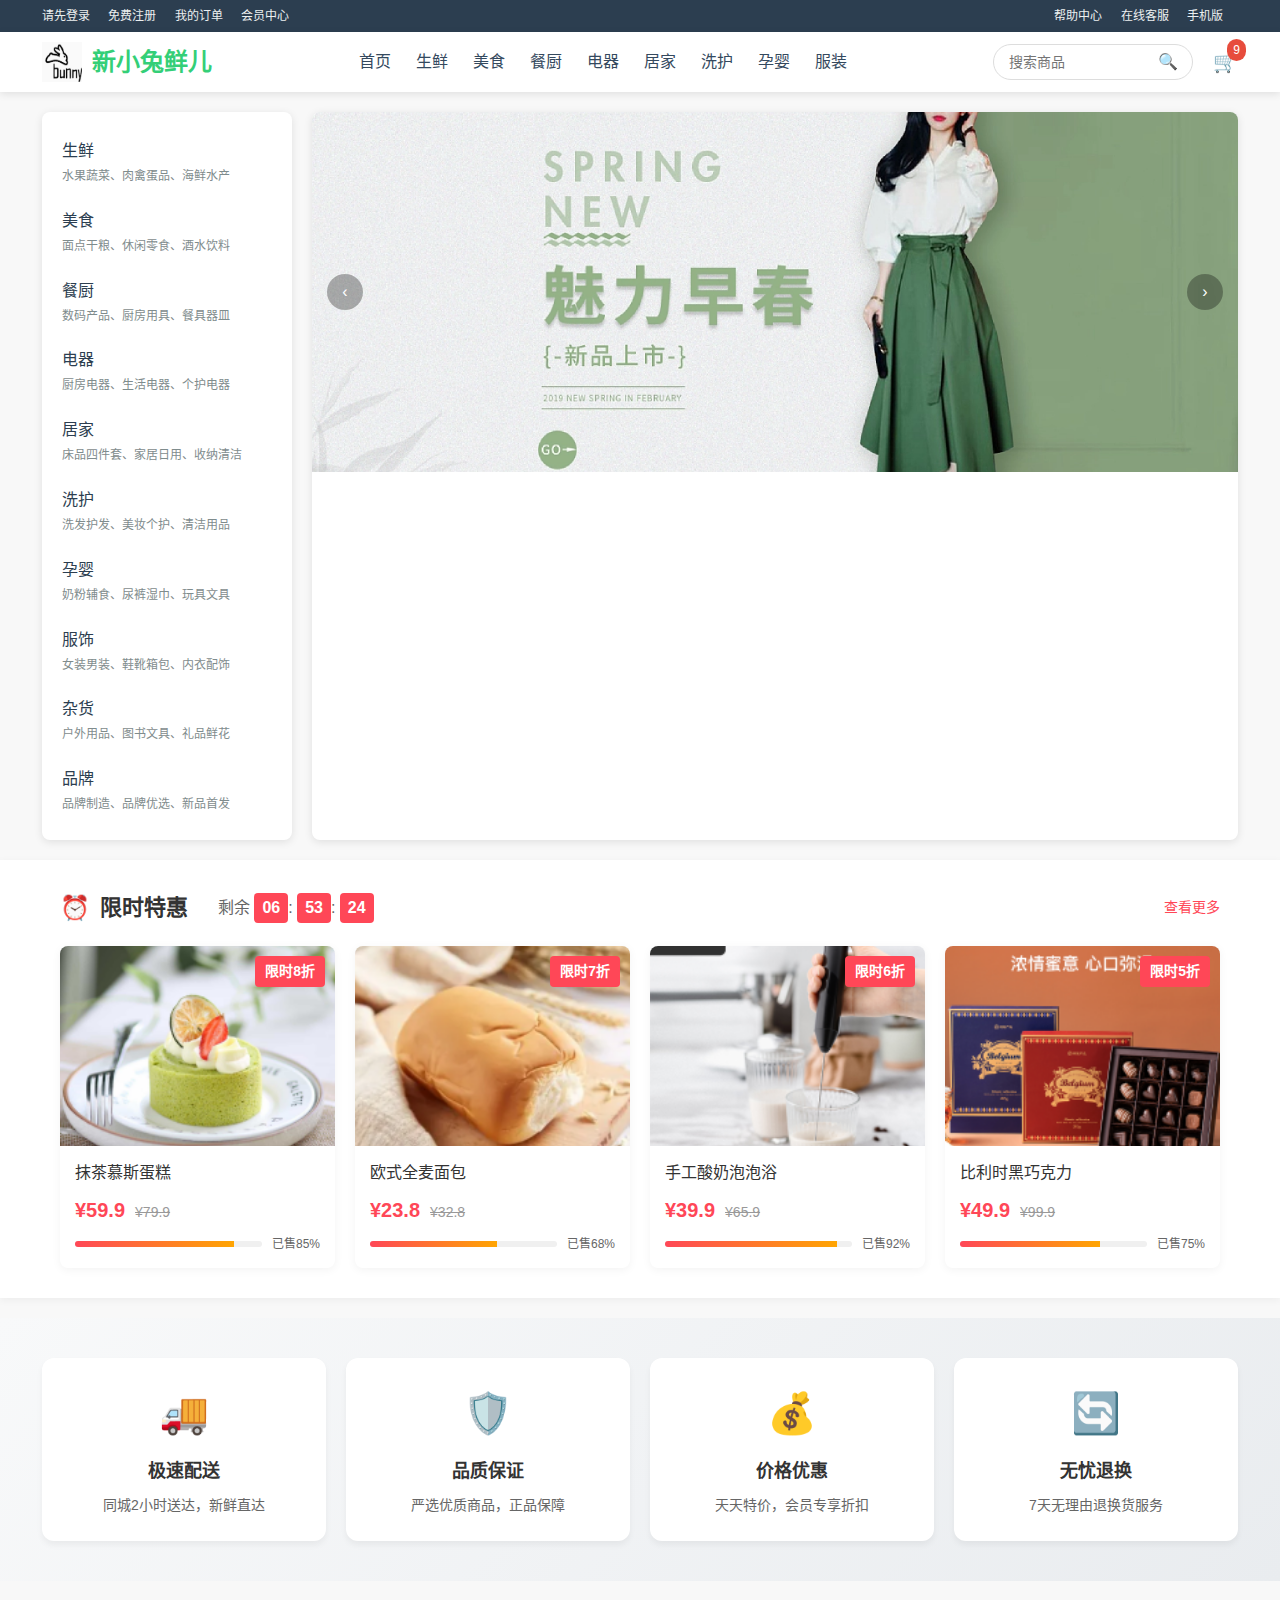
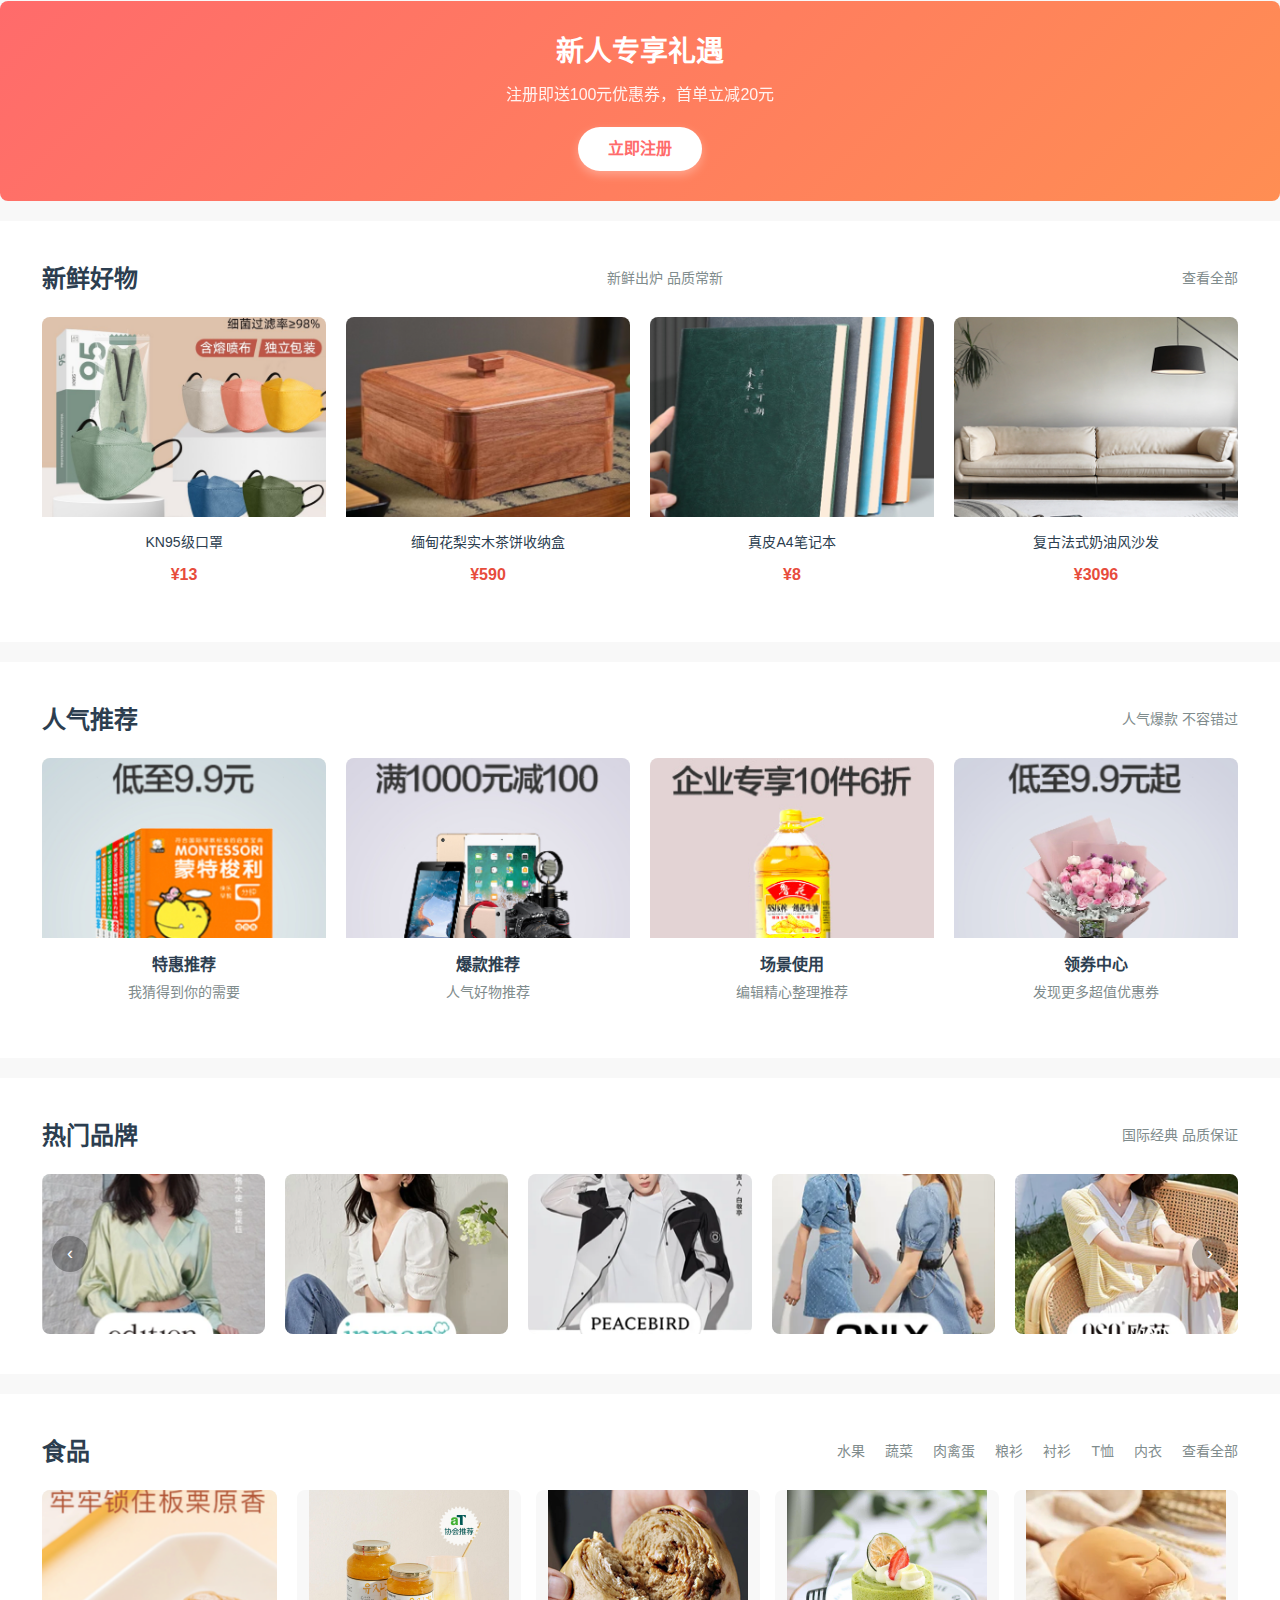
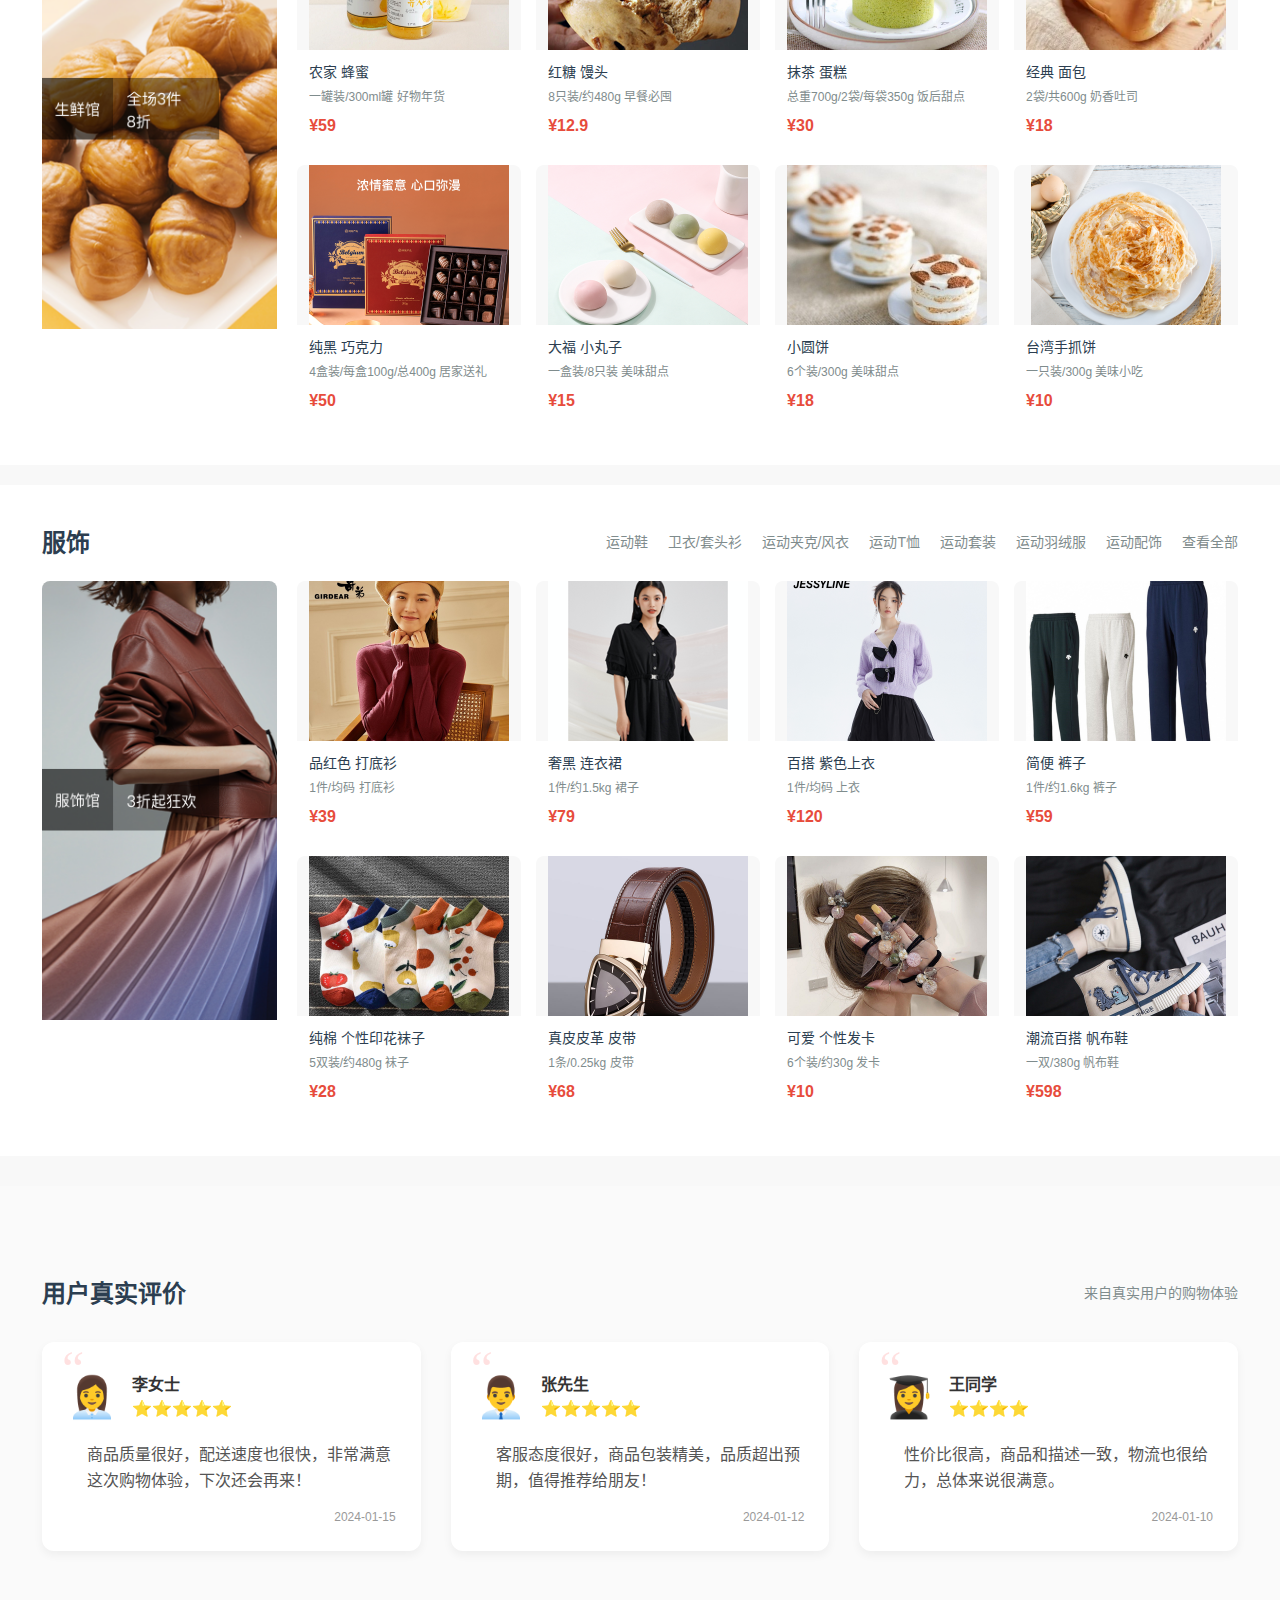
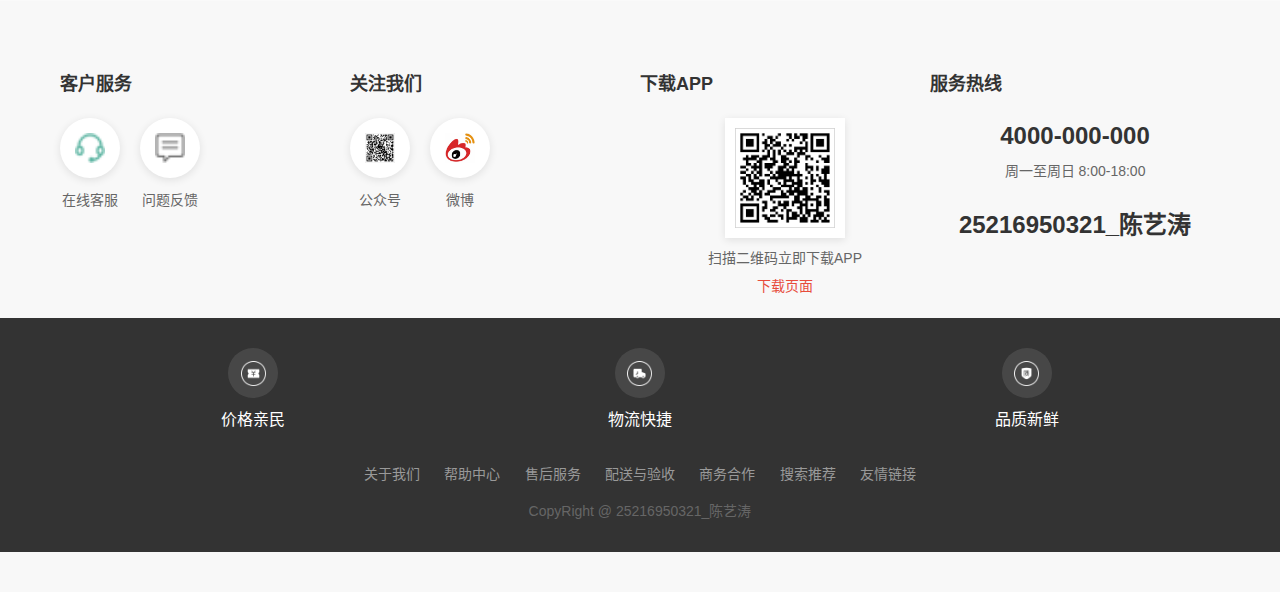
<file: 25216950321_陈艺涛/html/index.html>
<!DOCTYPE html>
<html lang="zh-CN">
<head>
    <meta charset="UTF-8">
    <meta name="viewport" content="width=device-width, initial-scale=1.0">
    <title>新小兔鲜儿 - 生鲜·百货·特惠</title>
    <link rel="stylesheet" href="../css/style.css">
    <link rel="stylesheet" href="../css/detailStyle.css">
    <link rel="stylesheet" href="../css/indexEnhance.css">
</head>
<body>
    <!-- 顶部导航栏 -->
    <div class="top-nav">
        <div class="top-nav-container">
            <div class="top-nav-left">
                <a href="login.html">请先登录</a>
                <a href="register.html">免费注册</a>
                <a href="#">我的订单</a>
                <a href="#">会员中心</a>
            </div>
            <div class="top-nav-right">
                <a href="#">帮助中心</a>
                <a href="#">在线客服</a>
                <a href="#">手机版</a>
            </div>
        </div>
    </div>
    
    <!-- 主导航栏 -->
    <div class="main-nav">
        <div class="main-nav-container">
            <div class="logo">
                <img src="../image/uploads/兔子2.png" title="新小兔鲜儿 Logo">
                <span>新小兔鲜儿</span>
            </div>
            <ul class="nav-menu">
                <li><a href="#">首页</a></li>
                <li><a href="#">生鲜</a></li>
                <li><a href="#">美食</a></li>
                <li><a href="#">餐厨</a></li>
                <li><a href="#">电器</a></li>
                <li><a href="#">居家</a></li>
                <li><a href="#">洗护</a></li>
                <li><a href="#">孕婴</a></li>
                <li><a href="#">服装</a></li>
            </ul>
            <div class="nav-search">
                <div class="search-box">
                    <input type="text" placeholder="搜索商品">
                    <span class="search-icon">🔍</span>
                </div>
                <div class="cart-icon">
                    🛒
                    <span class="cart-badge">9</span>
                </div>
            </div>
        </div>
    </div>
    
    <!-- 主体内容 -->
    <div class="main-content">
        <!-- 左侧分类菜单 -->
        <div class="category-menu">
            <div class="category-item">
                <span>生鲜</span>
                <div class="subcategory">水果蔬菜、肉禽蛋品、海鲜水产</div>
            </div>
            <div class="category-item">
                <span>美食</span>
                <div class="subcategory">面点干粮、休闲零食、酒水饮料</div>
            </div>
            <div class="category-item">
                <span>餐厨</span>
                <div class="subcategory">数码产品、厨房用具、餐具器皿</div>
            </div>
            <div class="category-item">
                <span>电器</span>
                <div class="subcategory">厨房电器、生活电器、个护电器</div>
            </div>
            <div class="category-item">
                <span>居家</span>
                <div class="subcategory">床品四件套、家居日用、收纳清洁</div>
            </div>
            <div class="category-item">
                <span>洗护</span>
                <div class="subcategory">洗发护发、美妆个护、清洁用品</div>
            </div>
            <div class="category-item">
                <span>孕婴</span>
                <div class="subcategory">奶粉辅食、尿裤湿巾、玩具文具</div>
            </div>
            <div class="category-item">
                <span>服饰</span>
                <div class="subcategory">女装男装、鞋靴箱包、内衣配饰</div>
            </div>
            <div class="category-item">
                <span>杂货</span>
                <div class="subcategory">户外用品、图书文具、礼品鲜花</div>
            </div>
            <div class="category-item">
                <span>品牌</span>
                <div class="subcategory">品牌制造、品牌优选、新品首发</div>
            </div>
        </div>
        
        <!-- 轮播图区域 -->
        <div class="banner-area">
            <div class="banner">
                <div class="banner-content">
                <img src="../image/uploads/首页-自然造物 Made in Nature-淘宝网.png" alt="首页" title="首页" class="cover">
                </div>
                <div class="banner-controls">
                    <div class="banner-arrow">‹</div>
                    <div class="banner-arrow">›</div>
                </div>
            </div>
        </div>
    </div>
    
    <!-- 轮播图下方美化区块 - 限时特惠 -->
    <section class="limited-time-offers">
        <div class="section-container">
            <div class="offers-header">
                <div class="offers-title">
                    <span class="time-icon">⏰</span>
                    <h3>限时特惠</h3>
                    <div class="countdown">
                        <span>剩余</span>
                        <span class="countdown-box">06</span>:
                        <span class="countdown-box">53</span>:
                        <span class="countdown-box">24</span>
                    </div>
                </div>
                <a href="#" class="view-more">查看更多</a>
            </div>
            <div class="offers-grid">
                <div class="offer-item">
                    <div class="offer-image">
                        <img src="../image/uploads/抹茶蛋糕.png" alt="抹茶蛋糕" title="抹茶蛋糕">
                        <div class="discount-tag">限时8折</div>
                    </div>
                    <div class="offer-info">
                        <div class="offer-name">抹茶慕斯蛋糕</div>
                        <div class="offer-price">
                            <span class="current-price">¥59.9</span>
                            <span class="original-price">¥79.9</span>
                        </div>
                        <div class="offer-progress">
                            <div class="progress-bar">
                                <div class="progress-fill" style="width: 85%"></div>
                            </div>
                            <span>已售85%</span>
                        </div>
                    </div>
                </div>
                <div class="offer-item">
                    <div class="offer-image">
                        <img src="../image/uploads/面包.png" alt="面包" title="面包">
                        <div class="discount-tag">限时7折</div>
                    </div>
                    <div class="offer-info">
                        <div class="offer-name">欧式全麦面包</div>
                        <div class="offer-price">
                            <span class="current-price">¥23.8</span>
                            <span class="original-price">¥32.8</span>
                        </div>
                        <div class="offer-progress">
                            <div class="progress-bar">
                                <div class="progress-fill" style="width: 68%"></div>
                            </div>
                            <span>已售68%</span>
                        </div>
                    </div>
                </div>
                <div class="offer-item">
                    <div class="offer-image">
                        <img src="../image/uploads/奶泡.png" alt="奶泡" title="奶泡">
                        <div class="discount-tag">限时6折</div>
                    </div>
                    <div class="offer-info">
                        <div class="offer-name">手工酸奶泡泡浴</div>
                        <div class="offer-price">
                            <span class="current-price">¥39.9</span>
                            <span class="original-price">¥65.9</span>
                        </div>
                        <div class="offer-progress">
                            <div class="progress-bar">
                                <div class="progress-fill" style="width: 92%"></div>
                            </div>
                            <span>已售92%</span>
                        </div>
                    </div>
                </div>
                <div class="offer-item">
                    <div class="offer-image">
                        <img src="../image/uploads/巧克力.png" alt="巧克力" title="巧克力">
                        <div class="discount-tag">限时5折</div>
                    </div>
                    <div class="offer-info">
                        <div class="offer-name">比利时黑巧克力</div>
                        <div class="offer-price">
                            <span class="current-price">¥49.9</span>
                            <span class="original-price">¥99.9</span>
                        </div>
                        <div class="offer-progress">
                            <div class="progress-bar">
                                <div class="progress-fill" style="width: 75%"></div>
                            </div>
                            <span>已售75%</span>
                        </div>
                    </div>
                </div>
            </div>
        </div>
    </section>
    
    <!-- 特色服务区块 -->
    <section class="feature-services">
        <div class="section-container">
            <div class="services-grid">
                <div class="service-card">
                    <div class="service-icon">🚚</div>
                    <h3>极速配送</h3>
                    <p>同城2小时送达，新鲜直达</p>
                </div>
                <div class="service-card">
                    <div class="service-icon">🛡️</div>
                    <h3>品质保证</h3>
                    <p>严选优质商品，正品保障</p>
                </div>
                <div class="service-card">
                    <div class="service-icon">💰</div>
                    <h3>价格优惠</h3>
                    <p>天天特价，会员专享折扣</p>
                </div>
                <div class="service-card">
                    <div class="service-icon">🔄</div>
                    <h3>无忧退换</h3>
                    <p>7天无理由退换货服务</p>
                </div>
            </div>
        </div>
    </section>
    
    <!-- 促销横幅 -->
    <section class="promo-banner">
        <div class="section-container">
            <div class="promo-content">
                <h2>新人专享礼遇</h2>
                <p>注册即送100元优惠券，首单立减20元</p>
                <a href="register.html" class="promo-btn">立即注册</a>
            </div>
        </div>
    </section>

    
    <!-- 新鲜好物区块 -->
    <section class="fresh-goods">
        <div class="section-container">
            <div class="section-header">
                <h2>新鲜好物</h2>
                <p>新鲜出炉 品质常新</p>
                <a href="#" class="view-all">查看全部</a>
            </div>
            <div class="goods-grid">
                <div class="goods-item">
                    <div class="goods-tag">新品</div>
                    <div class="goods-image">
                        <div style="width: 100%; height: 200px; background-color: #f8f8f8; display: flex; align-items: center; justify-content: center;">
                            <span>
                                <img src="../image/uploads/新鲜好物1.png" alt="新鲜好物1" title="kn95口罩">
                            </span>
                        </div>
                    </div>
                    <div class="goods-info">
                        <div class="goods-name">KN95级口罩</div>
                        <div class="goods-price">¥13</div>
                    </div>
                </div>
                <div class="goods-item">
                    <div class="goods-tag">新品</div>
                    <div class="goods-image">
                        <div style="width: 100%; height: 200px; background-color: #f8f8f8; display: flex; align-items: center; justify-content: center;">
                            <span>
                                <img src="../image/uploads/新鲜好物2.png" alt="新鲜好物2" title="茶饼收纳盒">
                            </span>
                        </div>
                    </div>
                    <div class="goods-info">
                        <div class="goods-name">缅甸花梨实木茶饼收纳盒</div>
                        <div class="goods-price">¥590</div>
                    </div>
                </div>
                <div class="goods-item">
                    <div class="goods-tag">新品</div>
                    <div class="goods-image">
                        <div style="width: 100%; height: 200px; background-color: #f8f8f8; display: flex; align-items: center; justify-content: center;">
                            <span>
                                <img src="../image/uploads/新鲜好物3.png" alt="新鲜好物3" title="笔记本">
                            </span>
                        </div>
                    </div>
                    <div class="goods-info">
                        <div class="goods-name">真皮A4笔记本</div>
                        <div class="goods-price">¥8</div>
                    </div>
                </div>
                <div class="goods-item">
                    <div class="goods-tag">新品</div>
                    <div class="goods-image">
                        <div style="width: 100%; height: 200px; background-color: #f8f8f8; display: flex; align-items: center; justify-content: center;">
                            <span>
                                <img src="../image/uploads/新鲜好物4.png" alt="新鲜好物4" title="沙发">
                            </span>
                        </div>
                    </div>
                    <div class="goods-info">
                        <div class="goods-name">复古法式奶油风沙发</div>
                        <div class="goods-price">¥3096</div>
                    </div>
                </div>
            </div>
        </div>
    </section>
    
    <!-- 人气推荐区块 -->
    <section class="popular-recommendations">
        <div class="section-container">
            <div class="section-header">
                <h2>人气推荐</h2>
                <p>人气爆款 不容错过</p>
            </div>
            <div class="recommendations-grid">
                <div class="recommendation-item">
                    <div class="recommendation-image">
                        <div style="width: 100%; height: 180px; background-color: #f8f8f8; display: flex; align-items: center; justify-content: center;">
                            <span>
                                <img src="../image/uploads/人气推荐1.png" alt="人气推荐1" title="人气推荐1" class="cover">
                            </span>
                        </div>
                    </div>
                    <div class="recommendation-info">
                        <h3>特惠推荐</h3>
                        <p>我猜得到你的需要</p>
                    </div>
                </div>
                <div class="recommendation-item">
                    <div class="recommendation-image">
                        <div style="width: 100%; height: 180px; background-color: #f8f8f8; display: flex; align-items: center; justify-content: center;">
                            <span>
                                <img src="../image/uploads/人气推荐2.png" alt="人气推荐2" title="人气推荐2">
                            </span>
                        </div>
                    </div>
                    <div class="recommendation-info">
                        <h3>爆款推荐</h3>
                        <p>人气好物推荐</p>
                    </div>
                </div>
                <div class="recommendation-item">
                    <div class="recommendation-image">
                        <div style="width: 100%; height: 180px; background-color: #f8f8f8; display: flex; align-items: center; justify-content: center;">
                            <span>
                                <img src="../image/uploads/人气推荐3.png" alt="人气推荐3" title="人气推荐3">
                            </span>
                        </div>
                    </div>
                    <div class="recommendation-info">
                        <h3>场景使用</h3>
                        <p>编辑精心整理推荐</p>
                    </div>
                </div>
                <div class="recommendation-item">
                    <div class="recommendation-image">
                        <div style="width: 100%; height: 180px; background-color: #f8f8f8; display: flex; align-items: center; justify-content: center;">
                            <span>
                                <img src="../image/uploads/人气推荐4.png" alt="人气推荐4" title="人气推荐4">
                            </span>
                        </div>
                    </div>
                    <div class="recommendation-info">
                        <h3>领券中心</h3>
                        <p>发现更多超值优惠券</p>
                    </div>
                </div>
            </div>
        </div>
    </section>
    
    <!-- 热门品牌区块 -->
    <section class="popular-brands">
        <div class="section-container">
            <div class="section-header">
                <h2>热门品牌</h2>
                <p>国际经典 品质保证</p>
            </div>
            <div class="brands-slider">
                <div class="brands-container">
                    <div class="brand-item">
                        <div style="width: 100%; height: 160px; background-color: #f8f8f8; display: flex; align-items: center; justify-content: center;">
                            <span>
                                <img src="../image/uploads/热门品牌1.png" alt="热门品牌1" title="热门品牌1" class="cover">
                            </span>
                        </div>
                    </div>
                    <div class="brand-item">
                        <div style="width: 100%; height: 160px; background-color: #f8f8f8; display: flex; align-items: center; justify-content: center;">
                            <span>
                                <img src="../image/uploads/热门品牌2.png" alt="热门品牌2" title="热门品牌2" class="cover">
                            </span>
                        </div>
                    </div>
                    <div class="brand-item">
                        <div style="width: 100%; height: 160px; background-color: #f8f8f8; display: flex; align-items: center; justify-content: center;">
                            <span>
                                <img src="../image/uploads/热门品牌3.png" alt="热门品牌3" title="热门品牌3" class="cover">
                            </span>
                        </div>
                    </div>
                    <div class="brand-item">
                        <div style="width: 100%; height: 160px; background-color: #f8f8f8; display: flex; align-items: center; justify-content: center;">
                            <span>
                                <img src="../image/uploads/热门品牌4.png" alt="热门品牌4" title="热门品牌4" class="cover">
                            </span>
                        </div>
                    </div>
                    <div class="brand-item">
                        <div style="width: 100%; height: 160px; background-color: #f8f8f8; display: flex; align-items: center; justify-content: center;">
                            <span>
                                <img src="../image/uploads/热门品牌5.png" alt="热门品牌5" title="热门品牌5" class="cover">
                            </span>
                        </div>
                    </div>
                </div>
                <div class="slider-controls">
                    <button class="slider-btn prev">‹</button>
                    <button class="slider-btn next">›</button>
                </div>
            </div>
        </div>
    </section>
    
    <!-- 食品商品区块 -->
    <section class="category-section">
        <div class="section-container">
            <div class="category-header">
                <h2>食品</h2>
                <div class="category-tabs">
                    <a href="#">水果</a>
                    <a href="#">蔬菜</a>
                    <a href="#">肉禽蛋</a>
                    <a href="#">粮衫</a>
                    <a href="#">衬衫</a>
                    <a href="#">T恤</a>
                    <a href="#">内衣</a>
                    <a href="#" class="view-all">查看全部</a>
                </div>
            </div>
            <div class="category-products">
                <div class="category-banner">
                    <div style="width: 100%; height: 300px; background-color: #f8f8f8; display: flex; align-items: center; justify-content: center;">
                        <span>
                            <img src="../image/uploads/商品介绍卡片生鲜.png" alt="生鲜" title="生鲜" class="cover">
                        </span>
                    </div>
                </div>
                <div class="products-grid">
                    <div class="product-item">
                        <div class="product-image">
                            <div style="width: 100%; height: 160px; background-color: #f8f8f8; display: flex; align-items: center; justify-content: center;">
                                <span>
                                    <img src="../image/uploads/蜂蜜.png" alt="蜂蜜" title="蜂蜜" class="cover">
                                </span>
                            </div>
                        </div>
                        <div class="product-info">
                            <div class="product-name">农家 蜂蜜</div>
                            <div class="product-desc">一罐装/300ml罐 好物年货</div>
                            <div class="product-price">¥59</div>
                        </div>
                    </div>
                    <div class="product-item">
                        <div class="product-image">
                            <div style="width: 100%; height: 160px; background-color: #f8f8f8; display: flex; align-items: center; justify-content: center;">
                                <span>
                                    <img src="../image/uploads/馒头.png" alt="馒头" title="馒头" class="cover">
                                </span>
                            </div>
                        </div>
                        <div class="product-info">
                            <div class="product-name">红糖 馒头</div>
                            <div class="product-desc">8只装/约480g 早餐必囤</div>
                            <div class="product-price">¥12.9</div>
                        </div>
                    </div>
                    <div class="product-item">
                        <div class="product-image">
                            <div style="width: 100%; height: 160px; background-color: #f8f8f8; display: flex; align-items: center; justify-content: center;">
                                <span>
                                    <img src="../image/uploads/抹茶蛋糕.png" alt="抹茶蛋糕" title="抹茶蛋糕" class="cover">
                                </span>
                            </div>
                        </div>
                        <div class="product-info">
                            <div class="product-name">抹茶 蛋糕</div>
                            <div class="product-desc">总重700g/2袋/每袋350g 饭后甜点</div>
                            <div class="product-price">¥30</div>
                        </div>
                    </div>
                    <div class="product-item">
                        <div class="product-image">
                            <div style="width: 100%; height: 160px; background-color: #f8f8f8; display: flex; align-items: center; justify-content: center;">
                                <span>
                                    <img src="../image/uploads/面包.png" alt="面包" title="面包" class="cover">
                                </span>
                            </div>
                        </div>
                        <div class="product-info">
                            <div class="product-name">经典 面包</div>
                            <div class="product-desc">2袋/共600g 奶香吐司</div>
                            <div class="product-price">¥18</div>
                        </div>
                    </div>
                    <div class="product-item">
                        <div class="product-image">
                            <div style="width: 100%; height: 160px; background-color: #f8f8f8; display: flex; align-items: center; justify-content: center;">
                                <span>
                                    <img src="../image/uploads/巧克力.png" alt="巧克力" title="巧克力" class="cover">
                                </span>
                            </div>
                        </div>
                        <div class="product-info">
                            <div class="product-name">纯黑 巧克力</div>
                            <div class="product-desc">4盒装/每盒100g/总400g 居家送礼</div>
                            <div class="product-price">¥50</div>
                        </div>
                    </div>
                    <div class="product-item">
                        <div class="product-image">
                            <div style="width: 100%; height: 160px; background-color: #f8f8f8; display: flex; align-items: center; justify-content: center;">
                                <span>
                                    <img src="../image/uploads/大福.png" alt="大福" title="大福" class="cover">
                                </span>
                            </div>
                        </div>
                        <div class="product-info">
                            <div class="product-name">大福 小丸子</div>
                            <div class="product-desc">一盒装/8只装 美味甜点</div>
                            <div class="product-price">¥15</div>
                        </div>
                    </div>
                    <div class="product-item">
                        <div class="product-image">
                            <div style="width: 100%; height: 160px; background-color: #f8f8f8; display: flex; align-items: center; justify-content: center;">
                                <span>
                                    <img src="../image/uploads/小圆饼.png" alt="小圆饼" title="小圆饼" class="cover">
                                </span>
                            </div>
                        </div>
                        <div class="product-info">
                            <div class="product-name">小圆饼</div>
                            <div class="product-desc">6个装/300g 美味甜点</div>
                            <div class="product-price">¥18</div>
                        </div>
                    </div>
                    <div class="product-item">
                        <div class="product-image">
                            <div style="width: 100%; height: 160px; background-color: #f8f8f8; display: flex; align-items: center; justify-content: center;">
                                <span>
                                    <img src="../image/uploads/手抓饼.png" alt="手抓饼" title="手抓饼" class="cover">
                                </span>
                            </div>
                        </div>
                        <div class="product-info">
                            <div class="product-name">台湾手抓饼</div>
                            <div class="product-desc">一只装/300g 美味小吃</div>
                            <div class="product-price">¥10</div>
                        </div>
                    </div>
                </div>
            </div>
        </div>
    </section>
    
    <!-- 服饰商品区块 -->
    <section class="category-section">
        <div class="section-container">
            <div class="category-header">
                <h2>服饰</h2>
                <div class="category-tabs">
                    <a href="#">运动鞋</a>
                    <a href="#">卫衣/套头衫</a>
                    <a href="#">运动夹克/风衣</a>
                    <a href="#">运动T恤</a>
                    <a href="#">运动套装</a>
                    <a href="#">运动羽绒服</a>
                    <a href="#">运动配饰</a>
                    <a href="#" class="view-all">查看全部</a>
                </div>
            </div>
            <div class="category-products">
                <div class="category-banner">
                    <div style="width: 100%; height: 300px; background-color: #f8f8f8; display: flex; align-items: center; justify-content: center;">
                        <span>
                            <img src="../image/uploads/商品介绍卡片-服饰.png" alt="服饰" title="服饰" class="cover">
                        </span>
                    </div>
                </div>
                <div class="products-grid">
                    <div class="product-item">
                        <div class="product-image">
                            <div style="width: 100%; height: 160px; background-color: #f8f8f8; display: flex; align-items: center; justify-content: center;">
                                <span>
                                    <img src="../image/uploads/打底衫.png" alt="打底衫" title="打底衫" class="cover">
                                </span>
                            </div>
                        </div>
                        <div class="product-info">
                            <div class="product-name">品红色 打底衫</div>
                            <div class="product-desc">1件/均码 打底衫</div>
                            <div class="product-price">¥39</div>
                        </div>
                    </div>
                    <div class="product-item">
                        <div class="product-image">
                            <div style="width: 100%; height: 160px; background-color: #f8f8f8; display: flex; align-items: center; justify-content: center;">
                                <span>
                                    <img src="../image/uploads/裙子.png" alt="裙子" title="裙子" class="cover">
                                </span>
                            </div>
                        </div>
                        <div class="product-info">
                            <div class="product-name">奢黑 连衣裙</div>
                            <div class="product-desc">1件/约1.5kg 裙子</div>
                            <div class="product-price">¥79</div>
                        </div>
                    </div>
                    <div class="product-item">
                        <div class="product-image">
                            <div style="width: 100%; height: 160px; background-color: #f8f8f8; display: flex; align-items: center; justify-content: center;">
                                <span>
                                    <img src="../image/uploads/jessyline.png" alt="jessyline" title="jessyline" class="cover">
                                </span>
                            </div>
                        </div>
                        <div class="product-info">
                            <div class="product-name">百搭 紫色上衣</div>
                            <div class="product-desc">1件/均码 上衣</div>
                            <div class="product-price">¥120</div>
                        </div>
                    </div>
                    <div class="product-item">
                        <div class="product-image">
                            <div style="width: 100%; height: 160px; background-color: #f8f8f8; display: flex; align-items: center; justify-content: center;">
                                <span>
                                    <img src="../image/uploads/裤子.png" alt="裤子" title="裤子" class="cover">
                                </span>
                            </div>
                        </div>
                        <div class="product-info">
                            <div class="product-name">简便 裤子</div>
                            <div class="product-desc">1件/约1.6kg 裤子</div>
                            <div class="product-price">¥59</div>
                        </div>
                    </div>
                    <div class="product-item">
                        <div class="product-image">
                            <div style="width: 100%; height: 160px; background-color: #f8f8f8; display: flex; align-items: center; justify-content: center;">
                                <span>
                                    <img src="../image/uploads/文艺袜子.png" alt="文艺袜子" title="文艺袜子" class="cover">
                                </span>
                            </div>
                        </div>
                        <div class="product-info">
                            <div class="product-name">纯棉 个性印花袜子</div>
                            <div class="product-desc">5双装/约480g 袜子</div>
                            <div class="product-price">¥28</div>
                        </div>
                    </div>
                    <div class="product-item">
                        <div class="product-image">
                            <div style="width: 100%; height: 160px; background-color: #f8f8f8; display: flex; align-items: center; justify-content: center;">
                                <span>
                                    <img src="../image/uploads/皮带.png" alt="皮带" title="皮带" class="cover">
                                </span>
                            </div>
                        </div>
                        <div class="product-info">
                            <div class="product-name">真皮皮革 皮带</div>
                            <div class="product-desc">1条/0.25kg 皮带</div>
                            <div class="product-price">¥68</div>
                        </div>
                    </div>
                    <div class="product-item">
                        <div class="product-image">
                            <div style="width: 100%; height: 160px; background-color: #f8f8f8; display: flex; align-items: center; justify-content: center;">
                                <span>
                                    <img src="../image/uploads/发卡.png" alt="发卡" title="发卡" class="cover">
                                </span>
                            </div>
                        </div>
                        <div class="product-info">
                            <div class="product-name">可爱 个性发卡</div>
                            <div class="product-desc">6个装/约30g 发卡</div>
                            <div class="product-price">¥10</div>
                        </div>
                    </div>
                    <div class="product-item">
                        <div class="product-image">
                            <div style="width: 100%; height: 160px; background-color: #f8f8f8; display: flex; align-items: center; justify-content: center;">
                                <span>
                                    <img src="../image/uploads/帆布鞋.png" alt="帆布鞋" title="帆布鞋" class="cover">
                                </span>
                            </div>
                        </div>
                        <div class="product-info">
                            <div class="product-name">潮流百搭 帆布鞋</div>
                            <div class="product-desc">一双/380g 帆布鞋</div>
                            <div class="product-price">¥598</div>
                        </div>
                    </div>
                </div>
            </div>
        </div>
    </section>
    
    <!-- 用户评价区块 -->
    <section class="user-reviews">
        <div class="section-container">
            <div class="section-header">
                <h2>用户真实评价</h2>
                <p>来自真实用户的购物体验</p>
            </div>
            <div class="reviews-grid">
                <div class="review-card">
                    <div class="reviewer-info">
                        <div class="reviewer-avatar">👩‍💼</div>
                        <div class="reviewer-details">
                            <h4>李女士</h4>
                            <div class="review-rating">⭐⭐⭐⭐⭐</div>
                        </div>
                    </div>
                    <p class="review-content">商品质量很好，配送速度也很快，非常满意这次购物体验，下次还会再来！</p>
                    <div class="review-date">2024-01-15</div>
                </div>
                <div class="review-card">
                    <div class="reviewer-info">
                        <div class="reviewer-avatar">👨‍💼</div>
                        <div class="reviewer-details">
                            <h4>张先生</h4>
                            <div class="review-rating">⭐⭐⭐⭐⭐</div>
                        </div>
                    </div>
                    <p class="review-content">客服态度很好，商品包装精美，品质超出预期，值得推荐给朋友！</p>
                    <div class="review-date">2024-01-12</div>
                </div>
                <div class="review-card">
                    <div class="reviewer-info">
                        <div class="reviewer-avatar">👩‍🎓</div>
                        <div class="reviewer-details">
                            <h4>王同学</h4>
                            <div class="review-rating">⭐⭐⭐⭐</div>
                        </div>
                    </div>
                    <p class="review-content">性价比很高，商品和描述一致，物流也很给力，总体来说很满意。</p>
                    <div class="review-date">2024-01-10</div>
                </div>
            </div>
        </div>
    </section>
    
    <!-- 结束栏 -->
    <footer class="footer">
        <div class="footer-content">
            <div class="footer-section">
                <h3>客户服务</h3>
                <div class="footer-links">
                    <div class="footer-link">
                        <div class="icon">
                            <!-- 在线客服图标 -->
                            <img src="../image/uploads/客服.png" alt="客服" title="客服">
                        </div>
                        <span>在线客服</span>
                    </div>
                    <div class="footer-link">
                        <div class="icon">
                            <!-- 问题反馈图标 -->
                            <img src="../image/uploads/评论.png" alt="评论" title="评论">
                        </div>
                        <span>问题反馈</span>
                    </div>
                </div>
            </div>
            
            <div class="footer-section">
                <h3>关注我们</h3>
                <div class="footer-links">
                    <div class="footer-link">
                        <div class="icon">
                            <!-- 公众号图标 -->
                            <img src="../image/uploads/微信公众号.png" alt="公众号" title="公众号">
                        </div>
                        <span>公众号</span>
                    </div>
                    <div class="footer-link">
                        <div class="icon">
                            <!-- 微博图标 -->
                            <img src="../image/uploads/微博.png" alt="微博" title="微博">
                        </div>
                        <span>微博</span>
                    </div>
                </div>
            </div>
            
            <div class="footer-section">
                <h3>下载APP</h3>
                <div class="app-download">
                    <div class="qr-code">
                        <!-- APP二维码 -->
                        <img src="../image/uploads/APP二维码.png" alt="APP二维码" title="APP二维码">
                    </div>
                    <p>扫描二维码立即下载APP</p>
                    <a href="#">下载页面</a>
                </div>
            </div>
            
            <div class="footer-section">
                <h3>服务热线</h3>
                <div class="service-hotline">
                    <p>4000-000-000</p>
                    <span>周一至周日 8:00-18:00</span>
                    <br><br>
                    <p>25216950321_陈艺涛</p>
                </div>
            </div>
        </div>
        
        <div class="footer-bottom">
            <div class="footer-advantages">
                <div class="advantage-item">
                    <div class="advantage-icon">
                        <!-- 价格亲民图标 -->
                        <img src="../image/uploads/价格亲民.png" alt="价格亲民" title="价格亲民">
                    </div>
                    <span>价格亲民</span>
                </div>
                <div class="advantage-item">
                    <div class="advantage-icon">
                        <!-- 物流快捷图标 -->
                        <img src="../image/uploads/物流快捷.png" alt="物流快捷" title="物流快捷">
                    </div>
                    <span>物流快捷</span>
                </div>
                <div class="advantage-item">
                    <div class="advantage-icon">
                        <!-- 品质新鲜图标 -->
                        <img src="../image/uploads/品质新鲜.png" alt="品质新鲜" title="品质新鲜">
                    </div>
                    <span>品质新鲜</span>
                </div>
            </div>
            
            <div class="footer-info">
                <div class="footer-nav">
                    <a href="#">关于我们</a>
                    <a href="#">帮助中心</a>
                    <a href="#">售后服务</a>
                    <a href="#">配送与验收</a>
                    <a href="#">商务合作</a>
                    <a href="#">搜索推荐</a>
                    <a href="#">友情链接</a>
                </div>
                <div class="footer-copyright">
                    CopyRight @ 25216950321_陈艺涛
                </div>
            </div>
        </div>
    </footer>
</body>
</html>
</file>
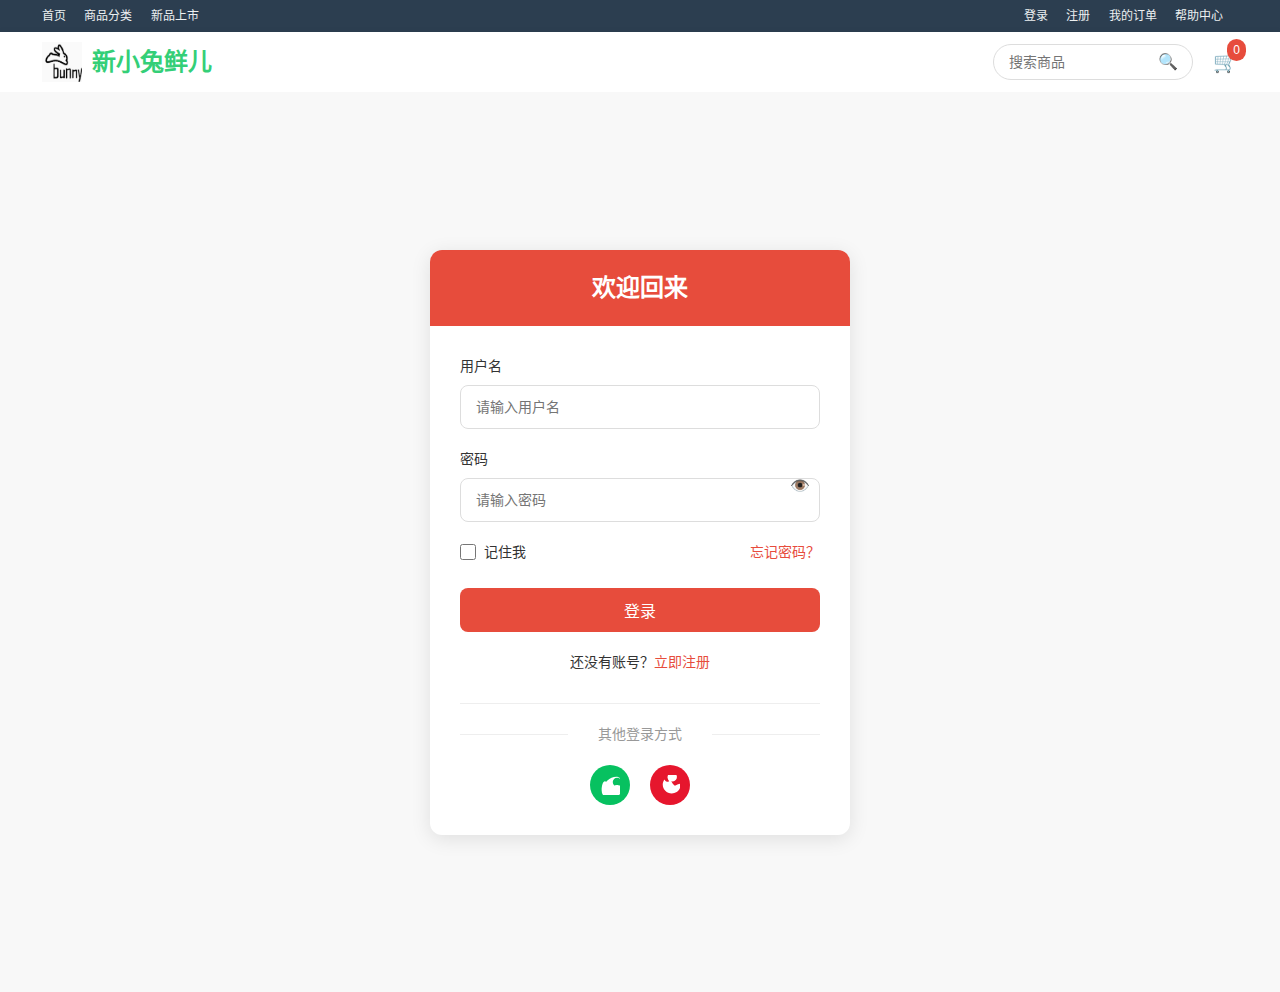
<file: 25216950321_陈艺涛/html/login.html>
<!DOCTYPE html>
<html lang="zh-CN">
<head>
    <meta charset="UTF-8">
    <meta name="viewport" content="width=device-width, initial-scale=1.0">
    <title>登录 - 新小兔鲜儿</title>
    <link rel="stylesheet" href="../css/style.css">
    <link rel="stylesheet" href="../css/authStyle.css">
    <script src="../js/auth.js"></script>
</head>
<body>
    <!-- 顶部导航栏 -->
    <div class="top-nav">
        <div class="top-nav-container">
            <div class="top-nav-left">
                <a href="index.html">首页</a>
                <a href="#">商品分类</a>
                <a href="#">新品上市</a>
            </div>
            <div class="top-nav-right">
                <a href="login.html">登录</a>
                <a href="register.html">注册</a>
                <a href="#">我的订单</a>
                <a href="#">帮助中心</a>
            </div>
        </div>
    </div>
    
    <!-- 主导航栏 -->
    <div class="main-nav">
        <div class="main-nav-container">
            <div class="logo">
                <img src="../image/uploads/兔子2.png" alt="新小兔鲜儿">
                <span>新小兔鲜儿</span>
            </div>
            
            <div class="nav-search">
                <div class="search-box">
                    <input type="text" placeholder="搜索商品">
                    <span class="search-icon">🔍</span>
                </div>
                <div class="cart-icon">
                    🛒
                    <span class="cart-badge">0</span>
                </div>
            </div>
        </div>
    </div>
    
    <!-- 登录表单区域 -->
    <div class="auth-container">
        <div class="auth-wrapper">
            <div class="auth-header">
                <h2>欢迎回来</h2>
            </div>
            <div class="auth-body">
                <form id="loginForm">
                    <div class="form-group">
                        <label for="username">用户名</label>
                        <input type="text" id="username" name="username" placeholder="请输入用户名" required>
                    </div>
                    
                    <div class="form-group">
                        <label for="password">密码</label>
                        <input type="password" id="password" name="password" placeholder="请输入密码" required>
                    </div>
                    
                    <div class="form-options">
                        <label class="remember-me">
                            <input type="checkbox" name="remember" id="remember">
                            记住我
                        </label>
                        <a href="#" class="forgot-link">忘记密码？</a>
                    </div>
                    <button type="submit" class="primary-btn">登录</button>
                    <div class="auth-link">
                        还没有账号？<a href="register.html">立即注册</a>
                    </div>
                </form>
                
                <div class="social-login">
                    <div class="social-title">其他登录方式</div>
                    <div class="social-buttons">
                        <div class="social-btn social-wechat">
                            <svg width="20" height="20" viewBox="0 0 24 24" fill="currentColor">
                                <path d="M19.99 1.99C11.19 1.99 4.47 8.7 4.47 17.5c0 3.79 1.54 7.18 3.99 9.5 2.45-2.32 3.99-5.71 3.99-9.5 0-1.67-.38-3.26-1.02-4.69-.64-1.43-1.57-2.69-2.77-3.72-.77-.65-1.7-1.17-2.72-1.51C3.54 7.59 1.99 12.76 1.99 18.5c0 2.83 1.14 5.46 3.11 7.43C6.08 27.45 8.61 28.99 11.39 28.99c8.8 0 15.52-6.71 15.52-15.51C29.99 8.71 23.78 1.99 19.99 1.99zM24.22 12.19c-2.04 2.04-5.35 2.04-7.38 0-2.04-2.04-2.04-5.35 0-7.38 2.04-2.04 5.35-2.04 7.38 0 2.04 2.04 2.04 5.35 0 7.38zm-9.4 5.27c0 2.99 2.42 5.42 5.41 5.42s5.42-2.42 5.42-5.42-2.42-5.42-5.42-5.42c-2.99.01-5.41 2.43-5.41 5.42z"/>
                            </svg>
                        </div>
                        <div class="social-btn social-weibo">
                            <svg width="20" height="20" viewBox="0 0 24 24" fill="currentColor">
                                <path d="M17.86 12.97c-.24-.4-.56-.74-.97-1.02-1.45-1.02-2.6-2.5-3.23-4.31.47.08.96.14 1.45.16 3.04.1 5.39-2.55 5.19-5.67-.18-2.89-2.79-5.13-5.68-5.13-3.28 0-5.9 2.98-5.57 6.26.17 1.59.86 3.03 1.97 4.14C7.53 8.99 6.44 7.31 5.31 5.35c-1.33 1.8-2.04 3.85-2.04 6.09-.01 5.97 4.83 10.8 10.8 10.8 5.98 0 10.81-4.83 10.81-10.8 0-.4-.03-.8-.06-1.19-1.02.43-2.01.71-3.22.84z"/>
                            </svg>
                        </div>
                    </div>
                </div>
            </div>
        </div>
    </div>
    

</body>
</html>
</file>
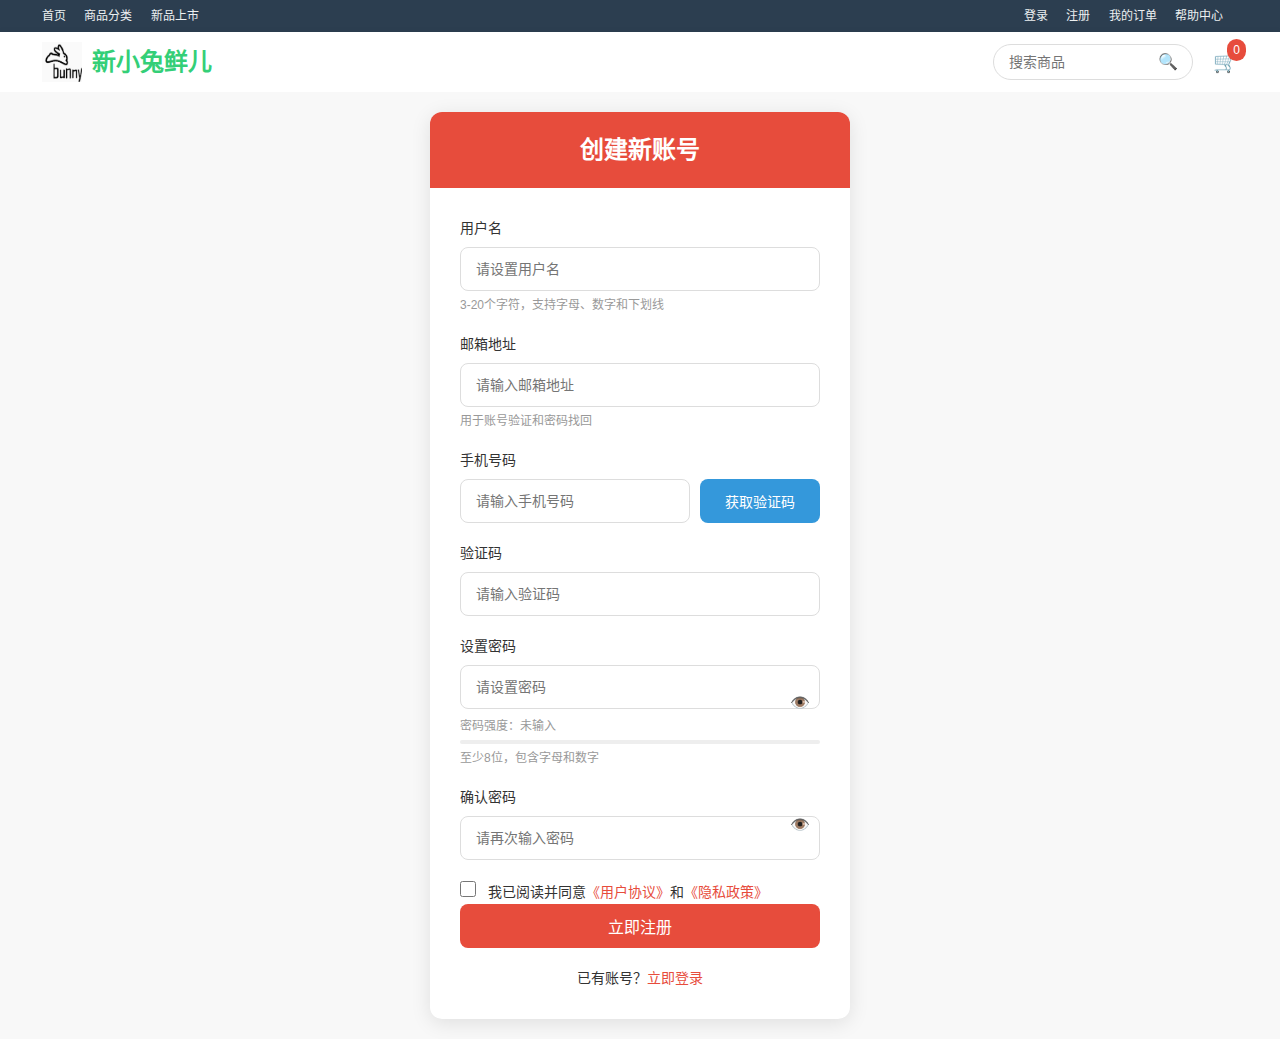
<file: 25216950321_陈艺涛/html/register.html>
<!DOCTYPE html>
<html lang="zh-CN">
<head>
    <meta charset="UTF-8">
    <meta name="viewport" content="width=device-width, initial-scale=1.0">
    <title>注册 - 新小兔鲜儿</title>
    <link rel="stylesheet" href="../css/style.css">
    <link rel="stylesheet" href="../css/authStyle.css">
    <script src="../js/auth.js"></script>
</head>
<body>
    <!-- 顶部导航栏 -->
    <div class="top-nav">
        <div class="top-nav-container">
            <div class="top-nav-left">
                <a href="index.html">首页</a>
                <a href="#">商品分类</a>
                <a href="#">新品上市</a>
            </div>
            <div class="top-nav-right">
                <a href="login.html">登录</a>
                <a href="register.html">注册</a>
                <a href="#">我的订单</a>
                <a href="#">帮助中心</a>
            </div>
        </div>
    </div>
    
    <!-- 主导航栏 -->
    <div class="main-nav">
        <div class="main-nav-container">
            <div class="logo">
                <img src="../image/uploads/兔子2.png" alt="新小兔鲜儿">
                <span>新小兔鲜儿</span>
            </div>
            <div class="nav-search">
                <div class="search-box">
                    <input type="text" placeholder="搜索商品">
                    <span class="search-icon">🔍</span>
                </div>
                <div class="cart-icon">
                    🛒
                    <span class="cart-badge">0</span>
                </div>
            </div>
        </div>
    </div>
    
    <!-- 注册表单区域 -->
    <div class="auth-container">
        <div class="auth-wrapper">
            <div class="auth-header">
                <h2>创建新账号</h2>
            </div>
            <div class="auth-body">
                <form id="registerForm">
                    <div class="form-group">
                        <label for="username">用户名</label>
                        <input type="text" id="username" name="username" placeholder="请设置用户名" required>
                        <div class="form-tip">3-20个字符，支持字母、数字和下划线</div>
                    </div>
                    
                    <div class="form-group">
                        <label for="email">邮箱地址</label>
                        <input type="email" id="email" name="email" placeholder="请输入邮箱地址" required>
                        <div class="form-tip">用于账号验证和密码找回</div>
                    </div>
                    
                    <div class="form-group">
                        <label for="mobile">手机号码</label>
                        <div class="verification-code">
                            <input type="tel" id="mobile" name="mobile" placeholder="请输入手机号码" required>
                            <button type="button" id="sendCodeBtn" class="secondary-btn">获取验证码</button>
                        </div>
                    </div>
                    
                    <div class="form-group">
                        <label for="verificationCode">验证码</label>
                        <input type="text" id="verificationCode" name="verificationCode" placeholder="请输入验证码" required>
                    </div>
                    
                    <div class="form-group">
                        <label for="password">设置密码</label>
                        <input type="password" id="password" name="password" placeholder="请设置密码" required>
                        <div class="password-strength">密码强度：<span id="strengthText">未输入</span></div>
                        <div class="strength-meter">
                            <div id="strengthBar" class="strength-bar"></div>
                        </div>
                        <div class="form-tip">至少8位，包含字母和数字</div>
                    </div>
                    
                    <div class="form-group">
                        <label for="confirmPassword">确认密码</label>
                        <input type="password" id="confirmPassword" name="confirmPassword" placeholder="请再次输入密码" required>
                    </div>
                    
                    <label class="terms-agreement">
                        <input type="checkbox" name="agreeTerms" id="agreeTerms" required>
                        我已阅读并同意<a href="#">《用户协议》</a>和<a href="#">《隐私政策》</a>
                    </label>
                    <button type="submit" class="primary-btn">立即注册</button>
                    <div class="auth-link">
                        已有账号？<a href="login.html">立即登录</a>
                    </div>
                </form>
            </div>
        </div>
    </div>

</body>
</html>
</file>
<file: 25216950321_陈艺涛/css/style.css>
/* 全局样式重置 */
* {
    margin: 0;
    padding: 0;
    box-sizing: border-box;
}

body {
    font-family: -apple-system, BlinkMacSystemFont, 'Segoe UI', 'PingFang SC', 'Hiragino Sans GB', 'Microsoft YaHei', 'Helvetica Neue', Helvetica, Arial, sans-serif;
    color: #333;
    background-color: #f8f8f8;
    line-height: 1.5;
}

a {
    color: #333;
    text-decoration: none;
    transition: color 0.3s;
}

a:hover {
    color: #e74c3c;
    /* 新的主题色：红色 */
}

/* 顶部导航栏 */
.top-nav {
    background-color: #2c3e50;
    /* 修改为深蓝色 */
    height: 32px;
    line-height: 32px;
    color: #ecf0f1;
    font-size: 12px;
}

.top-nav-container {
    max-width: 1226px;
    margin: 0 auto;
    padding: 0 15px;
    display: flex;
    justify-content: space-between;
    align-items: center;
}

.top-nav-left a,
.top-nav-right a {
    color: #ecf0f1;
    margin-right: 15px;
}

.top-nav-left a:hover,
.top-nav-right a:hover {
    color: #e74c3c;
}

/* 主导航栏 */
.main-nav {
    background-color: #ffffff;
    height: 60px;
    display: flex;
    align-items: center;
    box-shadow: 0 2px 8px rgba(0, 0, 0, 0.1);
}

.main-nav-container {
    max-width: 1226px;
    margin: 0 auto;
    padding: 0 15px;
    width: 100%;
    display: flex;
    align-items: center;
    justify-content: space-between;
}

.logo {
    display: flex;
    align-items: center;
    font-size: 24px;
    font-weight: bold;
    color: #34cf77;
    /* 红色logo文字 */
}

.logo img {
    width: 40px;
    height: 40px;
    margin-right: 10px;
}

.nav-menu {
    display: flex;
    list-style: none;
    gap: 25px;
}

.nav-menu li a {
    font-size: 16px;
    color: #34495e;
    /* 深灰色文字 */
    font-weight: 500;
}

.nav-menu li a:hover {
    color: #e74c3c;
}

.nav-search {
    display: flex;
    align-items: center;
    gap: 20px;
}

.search-box {
    position: relative;
}

.search-box input {
    width: 200px;
    height: 36px;
    padding: 0 40px 0 15px;
    border: 1px solid #ddd;
    border-radius: 18px;
    outline: none;
    font-size: 14px;
}

.search-box input:focus {
    border-color: #e74c3c;
}

.search-icon {
    position: absolute;
    right: 15px;
    top: 50%;
    transform: translateY(-50%);
    color: #999;
    cursor: pointer;
}

.cart-icon {
    position: relative;
    font-size: 20px;
    cursor: pointer;
}

.cart-badge {
    position: absolute;
    top: -8px;
    right: -8px;
    background-color: #e74c3c;
    color: white;
    font-size: 12px;
    padding: 2px 6px;
    border-radius: 10px;
    min-width: 18px;
    text-align: center;
}

/* 主体内容 */
.main-content {
    max-width: 1226px;
    margin: 20px auto;
    padding: 0 15px;
    display: flex;
    gap: 20px;
}

/* 左侧分类菜单 */
.category-menu {
    width: 250px;
    background-color: #ffffff;
    border-radius: 8px;
    padding: 15px 0;
    box-shadow: 0 2px 8px rgba(0, 0, 0, 0.1);
}

.category-item {
    padding: 12px 20px;
    cursor: pointer;
    transition: background-color 0.3s;
}

.category-item:hover {
    background-color: #f8f9fa;
    color: #e74c3c;
}

.category-item>span {
    font-weight: 500;
    color: #2c3e50;
}

.category-item:hover>span {
    color: #e74c3c;
}

.category-item .subcategory {
    margin-top: 5px;
    font-size: 12px;
    color: #7f8c8d;
    white-space: normal;
    line-height: 1.4;
}

/* 轮播图区域 */
.banner-area {
    flex: 1;
    background-color: #ffffff;
    border-radius: 8px;
    overflow: hidden;
    box-shadow: 0 2px 8px rgba(0, 0, 0, 0.1);
}

.banner {
    position: relative;
    width: 100%;
    height: 360px;
    background-color: #f39c12;
    /* 橙色背景 */
    display: flex;
    align-items: center;
    justify-content: center;
    overflow: hidden;
}

.banner-content {
    width: 100%;
    height: 100%;
    text-align: center;
    color: white;
    display: flex;
    align-items: center;
    justify-content: center;
}

.banner-content img {
    width: 100%;
    height: 100%;
    object-fit: cover;
    display: block;
}

.banner-title {
    font-size: 36px;
    font-weight: bold;
    margin-bottom: 10px;
}

.banner-subtitle {
    font-size: 18px;
    margin-bottom: 20px;
}

.banner-btn {
    display: inline-block;
    padding: 10px 20px;
    background-color: #e74c3c;
    color: white;
    border-radius: 25px;
    font-weight: 500;
    transition: background-color 0.3s;
}

.banner-btn:hover {
    background-color: #c0392b;
    color: white;
}

.banner-controls {
    position: absolute;
    top: 50%;
    left: 0;
    right: 0;
    transform: translateY(-50%);
    display: flex;
    justify-content: space-between;
    padding: 0 15px;
}

.banner-arrow {
    width: 36px;
    height: 36px;
    background-color: rgba(0, 0, 0, 0.3);
    color: white;
    border-radius: 50%;
    display: flex;
    align-items: center;
    justify-content: center;
    cursor: pointer;
    transition: background-color 0.3s;
}

.banner-arrow:hover {
    background-color: rgba(0, 0, 0, 0.5);
}

/* 响应式设计 */
@media (max-width: 768px) {
    .main-content {
        flex-direction: column;
    }

    .category-menu {
        width: 100%;
    }

    .banner {
        height: 240px;
    }

    .banner-title {
        font-size: 24px;
    }

    .banner-subtitle {
        font-size: 14px;
    }
}
</file>
<file: 25216950321_陈艺涛/css/detailStyle.css>
/* 通用区块样式 */
.section-container {
    max-width: 1226px;
    margin: 0 auto;
    padding: 0 15px;
}

.section-header {
    display: flex;
    align-items: center;
    justify-content: space-between;
    margin-bottom: 20px;
    padding-top: 40px;
}

.section-header h2 {
    font-size: 24px;
    font-weight: bold;
    color: #2c3e50;
    margin: 0;
}

.section-header p {
    font-size: 14px;
    color: #7f8c8d;
    margin-left: 10px;
}

.view-all {
    font-size: 14px;
    color: #7f8c8d;
    transition: color 0.3s;
}

.view-all:hover {
    color: #e74c3c;
}

/* 新鲜好物样式 */
.fresh-goods {
    background-color: #ffffff;
    margin-top: 20px;
    padding-bottom: 40px;
}

.goods-grid {
    display: grid;
    grid-template-columns: repeat(4, 1fr);
    gap: 20px;
}

.goods-item {
    background-color: #ffffff;
    border-radius: 8px;
    overflow: hidden;
    transition: transform 0.3s, box-shadow 0.3s;
    position: relative;
}

.goods-item:hover {
    transform: translateY(-5px);
    box-shadow: 0 10px 20px rgba(0, 0, 0, 0.1);
}

.goods-tag {
    position: absolute;
    top: 10px;
    left: 10px;
    background-color: #e74c3c;
    color: white;
    padding: 4px 8px;
    font-size: 12px;
    border-radius: 4px;
}

.goods-image {
    width: 100%;
    height: 200px;
    overflow: hidden;
    position: relative;
}

.goods-image > div {
    width: 100% !important;
    height: 100% !important;
    background-color: #f8f8f8;
    display: flex !important;
    align-items: center !important;
    justify-content: center !important;
}

.goods-image > div > span {
    width: 100% !important;
    height: 100% !important;
    display: flex !important;
    align-items: center !important;
    justify-content: center !important;
}

.goods-image img {
    width: 100% !important;
    height: 100% !important;
    object-fit: cover !important;
    display: block !important;
    transition: transform 0.3s !important;
}

.goods-item:hover .goods-image img {
    transform: scale(1.05);
}

img.cover {
  width: 100%;
  height: 100%;
  object-fit: cover;
  display: block;
}

.goods-info {
    padding: 15px;
    text-align: center;
}

.goods-name {
    font-size: 14px;
    color: #2c3e50;
    margin-bottom: 10px;
    overflow: hidden;
    text-overflow: ellipsis;
    white-space: nowrap;
}

.goods-price {
    font-size: 16px;
    font-weight: bold;
    color: #e74c3c;
}

/* 人气推荐样式 */
.popular-recommendations {
    background-color: #ffffff;
    margin-top: 20px;
    padding-bottom: 40px;
}

.recommendations-grid {
    display: grid;
    grid-template-columns: repeat(4, 1fr);
    gap: 20px;
}

.recommendation-item {
    background-color: #ffffff;
    border-radius: 8px;
    overflow: hidden;
    transition: transform 0.3s, box-shadow 0.3s;
}

.recommendation-item:hover {
    transform: translateY(-5px);
    box-shadow: 0 10px 20px rgba(0, 0, 0, 0.1);
}

.recommendation-image {
    width: 100%;
    height: 180px;
    overflow: hidden;
}

.recommendation-image > div {
    width: 100% !important;
    height: 100% !important;
    background-color: #f8f8f8;
    display: flex !important;
    align-items: center !important;
    justify-content: center !important;
}

.recommendation-image > div > span {
    width: 100% !important;
    height: 100% !important;
    display: flex !important;
    align-items: center !important;
    justify-content: center !important;
}

.recommendation-image img {
    width: 100% !important;
    height: 100% !important;
    object-fit: cover !important;
    display: block !important;
    transition: transform 0.3s !important;
}

.recommendation-item:hover .recommendation-image img {
    transform: scale(1.05);
}

.recommendation-info {
    padding: 15px;
    text-align: center;
}

.recommendation-info h3 {
    font-size: 16px;
    color: #2c3e50;
    margin: 0 0 5px 0;
}

.recommendation-info p {
    font-size: 14px;
    color: #7f8c8d;
    margin: 0;
}

/* 热门品牌样式 */
.popular-brands {
    background-color: #ffffff;
    margin-top: 20px;
    padding-bottom: 40px;
}

.brands-slider {
    position: relative;
    overflow: hidden;
}

.brands-container {
    display: grid;
    grid-template-columns: repeat(5, 1fr);
    gap: 20px;
}

.brand-item {
    background-color: #ffffff;
    border-radius: 8px;
    overflow: hidden;
    transition: transform 0.3s, box-shadow 0.3s;
}

.brand-item:hover {
    transform: translateY(-5px);
    box-shadow: 0 10px 20px rgba(0, 0, 0, 0.1);
}

.brand-item img {
    width: 100%;
    height: auto;
}

.slider-controls {
    position: absolute;
    top: 50%;
    left: 0;
    right: 0;
    transform: translateY(-50%);
    display: flex;
    justify-content: space-between;
    padding: 0 10px;
    pointer-events: none;
}

.slider-btn {
    width: 36px;
    height: 36px;
    background-color: rgba(0, 0, 0, 0.3);
    color: white;
    border: none;
    border-radius: 50%;
    font-size: 18px;
    cursor: pointer;
    transition: background-color 0.3s;
    pointer-events: auto;
}

.slider-btn:hover {
    background-color: rgba(0, 0, 0, 0.5);
}

/* 分类商品样式 */
.category-section {
    background-color: #ffffff;
    margin-top: 20px;
    padding-bottom: 40px;
}

.category-header {
    display: flex;
    align-items: center;
    justify-content: space-between;
    margin-bottom: 20px;
    padding-top: 40px;
}

.category-header h2 {
    font-size: 24px;
    font-weight: bold;
    color: #2c3e50;
    margin: 0;
}

.category-tabs {
    display: flex;
    gap: 20px;
    align-items: center;
}

.category-tabs a {
    font-size: 14px;
    color: #7f8c8d;
    transition: color 0.3s;
}

.category-tabs a:hover {
    color: #e74c3c;
}

.category-products {
    display: grid;
    grid-template-columns: 1fr 4fr;
    gap: 20px;
}

.category-banner {
    border-radius: 8px;
    overflow: hidden;
}

.category-banner img {
    width: 100%;
    height: auto;
}

.products-grid {
    display: grid;
    grid-template-columns: repeat(4, 1fr);
    gap: 15px;
}

.product-item {
    background-color: #ffffff;
    border-radius: 8px;
    overflow: hidden;
    transition: transform 0.3s, box-shadow 0.3s;
}

.product-item:hover {
    transform: translateY(-5px);
    box-shadow: 0 10px 20px rgba(0, 0, 0, 0.1);
}

.product-image {
    width: 100%;
    overflow: hidden;
}

.product-image img {
    width: 100%;
    height: auto;
    transition: transform 0.3s;
}

.product-item:hover .product-image img {
    transform: scale(1.05);
}

.product-info {
    padding: 12px;
}

.product-name {
    font-size: 14px;
    color: #2c3e50;
    margin-bottom: 5px;
    overflow: hidden;
    text-overflow: ellipsis;
    white-space: nowrap;
}

.product-desc {
    font-size: 12px;
    color: #7f8c8d;
    margin-bottom: 8px;
    overflow: hidden;
    text-overflow: ellipsis;
    white-space: nowrap;
}

.product-price {
    font-size: 16px;
    font-weight: bold;
    color: #e74c3c;
}

/* 响应式设计 */
@media (max-width: 1200px) {

    .goods-grid,
    .recommendations-grid,
    .products-grid {
        grid-template-columns: repeat(3, 1fr);
    }

    .brands-container {
        grid-template-columns: repeat(4, 1fr);
    }
}

@media (max-width: 768px) {

    .goods-grid,
    .recommendations-grid,
    .products-grid {
        grid-template-columns: repeat(2, 1fr);
    }

    .brands-container {
        grid-template-columns: repeat(3, 1fr);
    }

    .category-products {
        grid-template-columns: 1fr;
    }

    .category-header {
        flex-direction: column;
        align-items: flex-start;
        gap: 10px;
    }

    .category-tabs {
        flex-wrap: wrap;
    }
}

@media (max-width: 480px) {

    .goods-grid,
    .recommendations-grid,
    .brands-container,
    .products-grid {
        grid-template-columns: 1fr;
    }

    .section-header {
        flex-direction: column;
        align-items: flex-start;
        gap: 10px;
    }
}

/* 结束栏样式 */
.footer {
    background-color: #f8f8f8;
    padding: 40px 0;
}

.footer-content {
    max-width: 1200px;
    margin: 0 auto;
    display: flex;
    justify-content: space-between;
    padding: 0 20px;
}

.footer-section {
    flex: 1;
}

.footer-section h3 {
    font-size: 18px;
    margin-bottom: 20px;
    color: #333;
}

.footer-links {
    display: flex;
    gap: 20px;
}

.footer-link {
    text-align: center;
}

.footer-link .icon {
    width: 60px;
    height: 60px;
    background-color: #fff;
    border-radius: 50%;
    display: flex;
    align-items: center;
    justify-content: center;
    margin: 0 auto 10px;
    box-shadow: 0 2px 8px rgba(0, 0, 0, 0.1);
}

.footer-link .icon img {
    width: 30px;
    height: 30px;
}

.footer-link span {
    font-size: 14px;
    color: #666;
}

.app-download {
    text-align: center;
}

.qr-code {
    width: 120px;
    height: 120px;
    background-color: #fff;
    padding: 10px;
    margin: 0 auto 10px;
    box-shadow: 0 2px 8px rgba(0, 0, 0, 0.1);
}

.qr-code img {
    width: 100%;
    height: 100%;
}

.app-download p {
    font-size: 14px;
    color: #666;
    margin-bottom: 5px;
}

.app-download a {
    font-size: 14px;
    color: #e74c3c;
    text-decoration: none;
}

.service-hotline {
    text-align: center;
}

.service-hotline p {
    font-size: 24px;
    font-weight: bold;
    color: #333;
    margin-bottom: 5px;
}

.service-hotline span {
    font-size: 14px;
    color: #666;
}

.footer-bottom {
    background-color: #333;
    padding: 30px 0;
    margin-top: 20px;
}

.footer-advantages {
    max-width: 1200px;
    margin: 0 auto 30px;
    display: flex;
    justify-content: space-around;
    padding: 0 20px;
}

.advantage-item {
    display: flex;
    flex-direction: column;
    align-items: center;
    gap: 10px;
}

.advantage-icon {
    width: 50px;
    height: 50px;
    border-radius: 50%;
    background-color: rgba(255, 255, 255, 0.1);
    display: flex;
    align-items: center;
    justify-content: center;
}

.advantage-icon img {
    width: 25px;
    height: 25px;
    filter: brightness(0) invert(1);
}

.advantage-item span {
    font-size: 16px;
    color: #fff;
}

.footer-info {
    max-width: 1200px;
    margin: 0 auto;
    text-align: center;
    padding: 0 20px;
}

.footer-nav {
    margin-bottom: 15px;
}

.footer-nav a {
    color: #999;
    text-decoration: none;
    margin: 0 10px;
    font-size: 14px;
}

.footer-copyright {
    color: #666;
    font-size: 14px;
}

@media (max-width: 768px) {
    .footer-content {
        flex-direction: column;
        gap: 30px;
    }

    .footer-advantages {
        flex-direction: column;
        gap: 20px;
    }

    .footer-nav a {
        display: inline-block;
        margin: 5px;
    }
}
</file>
<file: 25216950321_陈艺涛/css/indexEnhance.css>
/* 特色服务区块样式 */
.feature-services {
    padding: 40px 0;
    background: linear-gradient(135deg, #f8f9fa 0%, #e9ecef 100%);
    margin: 20px 0;
}

.services-grid {
    display: grid;
    grid-template-columns: repeat(auto-fit, minmax(250px, 1fr));
    gap: 20px;
}

.service-card {
    background: white;
    padding: 25px;
    border-radius: 12px;
    text-align: center;
    box-shadow: 0 4px 6px rgba(0, 0, 0, 0.05);
    transition: transform 0.3s ease, box-shadow 0.3s ease;
}

.service-card:hover {
    transform: translateY(-5px);
    box-shadow: 0 8px 15px rgba(0, 0, 0, 0.1);
}

.service-icon {
    font-size: 40px;
    margin-bottom: 15px;
}

.service-card h3 {
    margin: 0 0 10px 0;
    color: #333;
    font-size: 18px;
}

.service-card p {
    margin: 0;
    color: #666;
    font-size: 14px;
}

/* 促销横幅样式 */
.promo-banner {
    background: linear-gradient(135deg, #ff6b6b, #ff8e53);
    color: white;
    padding: 30px 0;
    margin: 20px 0;
    border-radius: 8px;
}

.promo-content {
    text-align: center;
}

.promo-content h2 {
    margin: 0 0 10px 0;
    font-size: 28px;
    font-weight: 700;
}

.promo-content p {
    margin: 0 0 20px 0;
    font-size: 16px;
    opacity: 0.9;
}

.promo-btn {
    display: inline-block;
    background: white;
    color: #ff6b6b;
    padding: 10px 30px;
    border-radius: 30px;
    font-weight: 600;
    text-decoration: none;
    transition: all 0.3s ease;
    box-shadow: 0 4px 10px rgba(255, 255, 255, 0.3);
}

.promo-btn:hover {
    background: #fff5f5;
    transform: translateY(-2px);
    box-shadow: 0 6px 15px rgba(255, 255, 255, 0.4);
}

/* 用户评价区块样式 */
.user-reviews {
    padding: 50px 0;
    background-color: #fafafa;
    margin: 30px 0;
}

.reviews-grid {
    display: grid;
    grid-template-columns: repeat(auto-fit, minmax(300px, 1fr));
    gap: 30px;
    margin-top: 30px;
}

.review-card {
    background: white;
    padding: 25px;
    border-radius: 12px;
    box-shadow: 0 4px 10px rgba(0, 0, 0, 0.05);
    position: relative;
}

.review-card::before {
    content: "\201C";
    position: absolute;
    top: -10px;
    left: 20px;
    font-size: 50px;
    color: #ff6b6b;
    opacity: 0.2;
    font-family: Georgia, serif;
}

.reviewer-info {
    display: flex;
    align-items: center;
    margin-bottom: 15px;
}

.reviewer-avatar {
    font-size: 40px;
    margin-right: 15px;
}

.reviewer-details h4 {
    margin: 0;
    color: #333;
}

.review-rating {
    color: #ffc107;
    font-size: 16px;
}

.review-content {
    color: #555;
    line-height: 1.6;
    margin-bottom: 15px;
    padding-left: 20px;
}

.review-date {
    color: #999;
    font-size: 12px;
    text-align: right;
}



/* 轮播图下方限时特惠区块样式 */
.limited-time-offers {
    background-color: #fff;
    padding: 30px 0;
    margin-bottom: 20px;
    box-shadow: 0 2px 8px rgba(0, 0, 0, 0.05);
}

.limited-time-offers .section-container {
    max-width: 1200px;
    margin: 0 auto;
    padding: 0 20px;
}

.offers-header {
    display: flex;
    justify-content: space-between;
    align-items: center;
    margin-bottom: 20px;
    flex-wrap: wrap;
}

.offers-title {
    display: flex;
    align-items: center;
    gap: 10px;
}

.time-icon {
    font-size: 24px;
    animation: pulse 2s infinite;
}

@keyframes pulse {
    0% { transform: scale(1); }
    50% { transform: scale(1.05); }
    100% { transform: scale(1); }
}

.offers-title h3 {
    font-size: 22px;
    font-weight: bold;
    color: #333;
    margin: 0;
}

.countdown {
    margin-left: 20px;
    font-size: 16px;
    color: #666;
}

.countdown-box {
    display: inline-block;
    background-color: #ff4757;
    color: white;
    padding: 3px 8px;
    border-radius: 4px;
    font-weight: bold;
    min-width: 30px;
    text-align: center;
}

.view-more {
    color: #ff4757;
    text-decoration: none;
    font-size: 14px;
    transition: color 0.3s;
}

.view-more:hover {
    color: #ff3838;
    text-decoration: underline;
}

.offers-grid {
    display: grid;
    grid-template-columns: repeat(auto-fit, minmax(250px, 1fr));
    gap: 20px;
}

.offer-item {
    background-color: #fff;
    border-radius: 8px;
    overflow: hidden;
    box-shadow: 0 2px 10px rgba(0, 0, 0, 0.05);
    transition: transform 0.3s, box-shadow 0.3s;
}

.offer-item:hover {
    transform: translateY(-5px);
    box-shadow: 0 5px 15px rgba(0, 0, 0, 0.1);
}

.offer-image {
    position: relative;
    height: 200px;
    overflow: hidden;
}

.offer-image img {
    width: 100%;
    height: 100%;
    object-fit: cover;
    transition: transform 0.3s;
}

.offer-item:hover .offer-image img {
    transform: scale(1.05);
}

.discount-tag {
    position: absolute;
    top: 10px;
    right: 10px;
    background-color: #ff4757;
    color: white;
    padding: 5px 10px;
    border-radius: 4px;
    font-size: 14px;
    font-weight: bold;
}

.offer-info {
    padding: 15px;
}

.offer-name {
    font-size: 16px;
    font-weight: 500;
    color: #333;
    margin-bottom: 10px;
    overflow: hidden;
    text-overflow: ellipsis;
    white-space: nowrap;
}

.offer-price {
    display: flex;
    align-items: baseline;
    gap: 10px;
    margin-bottom: 10px;
}

.current-price {
    font-size: 20px;
    font-weight: bold;
    color: #ff4757;
}

.original-price {
    font-size: 14px;
    color: #999;
    text-decoration: line-through;
}

.offer-progress {
    display: flex;
    align-items: center;
    gap: 10px;
}

.progress-bar {
    flex: 1;
    height: 6px;
    background-color: #f0f0f0;
    border-radius: 3px;
    overflow: hidden;
}

.progress-fill {
    height: 100%;
    background: linear-gradient(90deg, #ff4757, #ffa502);
    transition: width 0.5s ease;
}

.offer-progress span {
    font-size: 12px;
    color: #666;
}

/* 响应式设计 */
@media (max-width: 768px) {
    /* 限时特惠区块响应式 */
    .limited-time-offers {
        padding: 20px 0;
    }
    
    .offers-header {
        flex-direction: column;
        align-items: flex-start;
        gap: 10px;
    }
    
    .offers-title {
        flex-wrap: wrap;
    }
    
    .countdown {
        margin-left: 0;
        margin-top: 10px;
        width: 100%;
    }
    
    .offers-title h3 {
        font-size: 18px;
    }
    
    .time-icon {
        font-size: 20px;
    }
    
    .offers-grid {
        grid-template-columns: repeat(auto-fit, minmax(150px, 1fr));
        gap: 15px;
    }
    
    .offer-image {
        height: 150px;
    }
    
    .offer-name {
        font-size: 14px;
    }
    
    .current-price {
        font-size: 18px;
    }
    
    .offer-info {
        padding: 10px;
    }
    .services-grid {
        grid-template-columns: repeat(2, 1fr);
    }
    
    .promo-content h2 {
        font-size: 24px;
    }
    
    .reviews-grid {
        grid-template-columns: 1fr;
    }
}

@media (max-width: 480px) {
    .services-grid {
        grid-template-columns: 1fr;
    }
    
    .service-card {
        padding: 20px;
    }
    
    .promo-banner {
        padding: 20px 0;
    }
    
    .promo-content h2 {
        font-size: 20px;
    }
}
</file>
<file: 25216950321_陈艺涛/css/authStyle.css>
/* 认证页面通用样式 */
.auth-container {
    min-height: 100vh;
    display: flex;
    align-items: center;
    justify-content: center;
    padding: 20px;
    background-color: #f8f8f8;
}

.auth-wrapper {
    width: 100%;
    max-width: 420px;
    background-color: #ffffff;
    border-radius: 12px;
    box-shadow: 0 4px 20px rgba(0, 0, 0, 0.1);
    overflow: hidden;
}

.auth-header {
    background-color: #e74c3c;
    color: white;
    padding: 20px 30px;
    text-align: center;
}

.auth-header h2 {
    font-size: 24px;
    font-weight: 600;
    margin: 0;
}

.auth-body {
    padding: 30px;
}

/* 表单通用样式 */
.form-group {
    margin-bottom: 20px;
}

.form-group label {
    display: block;
    margin-bottom: 8px;
    font-weight: 500;
    color: #333;
    font-size: 14px;
}

.form-group input {
    width: 100%;
    height: 44px;
    padding: 0 15px;
    border: 1px solid #ddd;
    border-radius: 8px;
    font-size: 14px;
    transition: border-color 0.3s, box-shadow 0.3s;
    outline: none;
}

.form-group input:focus {
    border-color: #e74c3c;
    box-shadow: 0 0 0 3px rgba(231, 76, 60, 0.1);
}

.form-row {
    display: flex;
    gap: 15px;
}

.form-row .form-group {
    flex: 1;
    margin-bottom: 0;
}

.form-tip {
    font-size: 12px;
    color: #999;
    margin-top: 5px;
}

/* 按钮通用样式 */
.primary-btn {
    width: 100%;
    height: 44px;
    background-color: #e74c3c;
    color: white;
    border: none;
    border-radius: 8px;
    font-size: 16px;
    font-weight: 500;
    cursor: pointer;
    transition: background-color 0.3s, transform 0.1s;
}

.primary-btn:hover {
    background-color: #c0392b;
}

.primary-btn:active {
    transform: translateY(1px);
}

.secondary-btn {
    width: 120px;
    height: 44px;
    background-color: #3498db;
    color: white;
    border: none;
    border-radius: 8px;
    font-size: 14px;
    cursor: pointer;
    transition: background-color 0.3s;
}

.secondary-btn:hover {
    background-color: #2980b9;
}

.secondary-btn:disabled {
    background-color: #bdc3c7;
    cursor: not-allowed;
}

/* 链接样式 */
.auth-link {
    text-align: center;
    margin-top: 20px;
    font-size: 14px;
}

.auth-link a {
    color: #e74c3c;
    text-decoration: none;
    font-weight: 500;
}

.auth-link a:hover {
    text-decoration: underline;
}

.forgot-link {
    color: #e74c3c;
    text-decoration: none;
    transition: color 0.3s;
}

.forgot-link:hover {
    color: #c0392b;
}

/* 登录表单特定样式 */
.form-options {
    display: flex;
    justify-content: space-between;
    align-items: center;
    margin-bottom: 25px;
    font-size: 14px;
}

.remember-me {
    display: flex;
    align-items: center;
}

.remember-me input[type="checkbox"] {
    margin-right: 8px;
    width: 16px;
    height: 16px;
    cursor: pointer;
}

/* 社交登录样式 */
.social-login {
    margin-top: 30px;
    padding-top: 20px;
    border-top: 1px solid #eee;
}

.social-title {
    text-align: center;
    color: #999;
    font-size: 14px;
    margin-bottom: 20px;
    position: relative;
}

.social-title::before,
.social-title::after {
    content: '';
    position: absolute;
    top: 50%;
    width: 30%;
    height: 1px;
    background-color: #eee;
}

.social-title::before {
    left: 0;
}

.social-title::after {
    right: 0;
}

.social-buttons {
    display: flex;
    justify-content: center;
    gap: 20px;
}

.social-btn {
    width: 40px;
    height: 40px;
    border-radius: 50%;
    display: flex;
    align-items: center;
    justify-content: center;
    cursor: pointer;
    transition: transform 0.3s, box-shadow 0.3s;
    color: white;
}

.social-btn:hover {
    transform: translateY(-3px);
    box-shadow: 0 4px 10px rgba(0, 0, 0, 0.15);
}

.social-wechat {
    background-color: #07c160;
}

.social-weibo {
    background-color: #e6162d;
}

/* 注册表单特定样式 */
.verification-code {
    display: flex;
    gap: 10px;
}

.verification-code input {
    flex: 1;
}

.password-strength {
    margin-top: 8px;
    font-size: 12px;
    color: #999;
}

.strength-meter {
    height: 4px;
    background-color: #eee;
    border-radius: 2px;
    margin-top: 5px;
    overflow: hidden;
}

.strength-bar {
    height: 100%;
    transition: width 0.3s, background-color 0.3s;
}

.strength-weak {
    width: 33%;
    background-color: #e74c3c;
}

.strength-medium {
    width: 66%;
    background-color: #f39c12;
}

.strength-strong {
    width: 100%;
    background-color: #2ecc71;
}

.terms-agreement {
    margin-bottom: 25px;
    font-size: 14px;
}

.terms-agreement input[type="checkbox"] {
    margin-right: 8px;
    width: 16px;
    height: 16px;
    cursor: pointer;
}

.terms-agreement a {
    color: #e74c3c;
    text-decoration: none;
}

.terms-agreement a:hover {
    text-decoration: underline;
}

/* 响应式设计 */
@media (max-width: 768px) {
    .auth-wrapper {
        max-width: 90%;
    }
}

@media (max-width: 480px) {
    .auth-wrapper {
        max-width: 100%;
        box-shadow: none;
        background-color: transparent;
    }
    
    .auth-header,
    .auth-body {
        background-color: white;
        border-radius: 12px;
        margin-bottom: 10px;
    }
    
    .auth-header {
        border-bottom-left-radius: 0;
        border-bottom-right-radius: 0;
        padding: 15px 20px;
    }
    
    .auth-header h2 {
        font-size: 20px;
    }
    
    .auth-body {
        border-top-left-radius: 0;
        border-top-right-radius: 0;
        padding: 20px;
    }
    
    .form-row {
        flex-direction: column;
        gap: 15px;
    }
    
    .verification-code {
        flex-direction: column;
    }
    
    .secondary-btn {
        width: 100%;
    }
    
    .form-group input,
    .primary-btn,
    .secondary-btn {
        height: 40px;
    }
}

/* 动画效果 */
@keyframes fadeIn {
    from {
        opacity: 0;
        transform: translateY(20px);
    }
    to {
        opacity: 1;
        transform: translateY(0);
    }
}

.auth-wrapper {
    animation: fadeIn 0.5s ease-out;
}

/* 焦点状态增强 */
input:focus {
    outline: none;
}

/* 错误状态样式 */
.input-error {
    border-color: #e74c3c !important;
}

.error-message {
    color: #e74c3c;
    font-size: 12px;
    margin-top: 5px;
}

/* 成功状态样式 */
.input-success {
    border-color: #2ecc71 !important;
}

/* 加载状态 */
.loading {
    position: relative;
    pointer-events: none;
}

.loading::after {
    content: '';
    position: absolute;
    width: 16px;
    height: 16px;
    top: 50%;
    left: 50%;
    margin-left: -8px;
    margin-top: -8px;
    border: 2px solid rgba(255, 255, 255, 0.3);
    border-radius: 50%;
    border-top-color: #fff;
    animation: spin 1s ease-in-out infinite;
}

@keyframes spin {
    to { transform: rotate(360deg); }
}

/* 可访问性增强 */
@media (prefers-reduced-motion: reduce) {
    *,
    *::before,
    *::after {
        animation-duration: 0.01ms !important;
        animation-iteration-count: 1 !important;
        transition-duration: 0.01ms !important;
        scroll-behavior: auto !important;
    }
}
</file>
